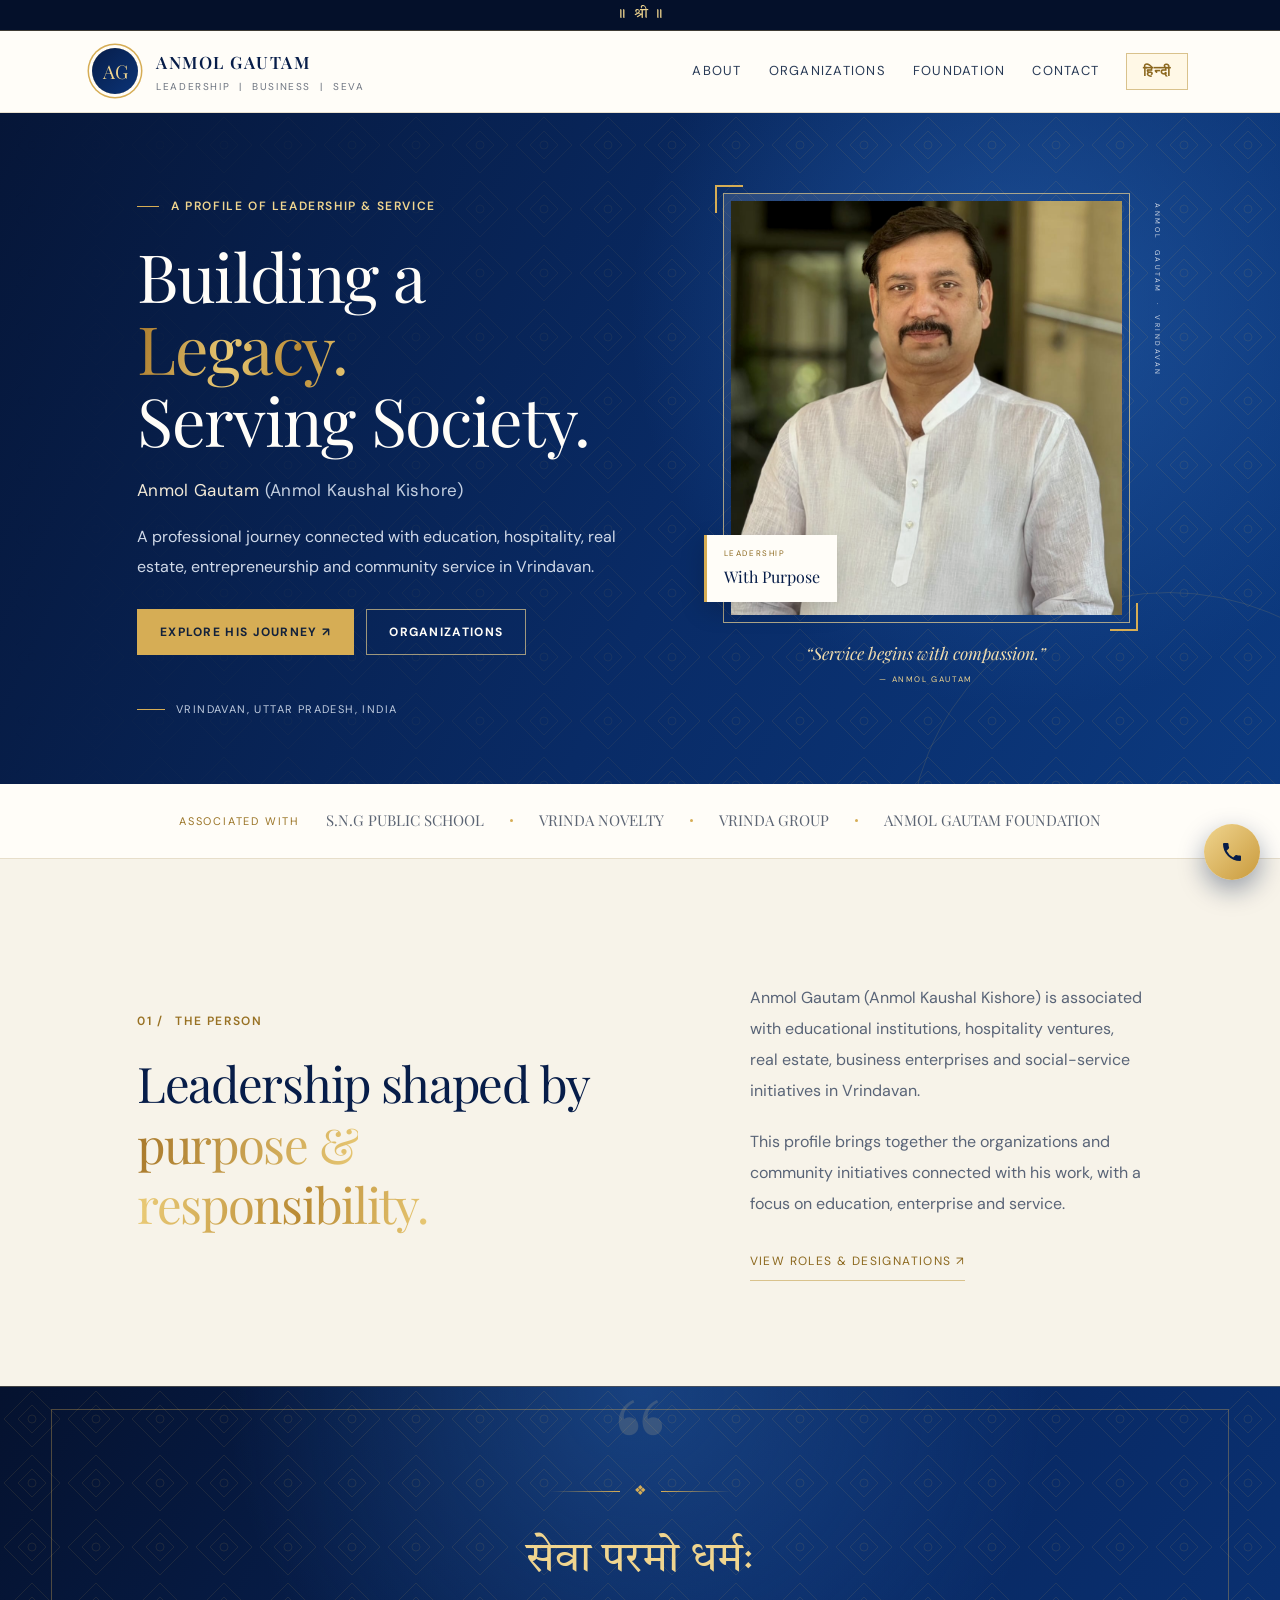
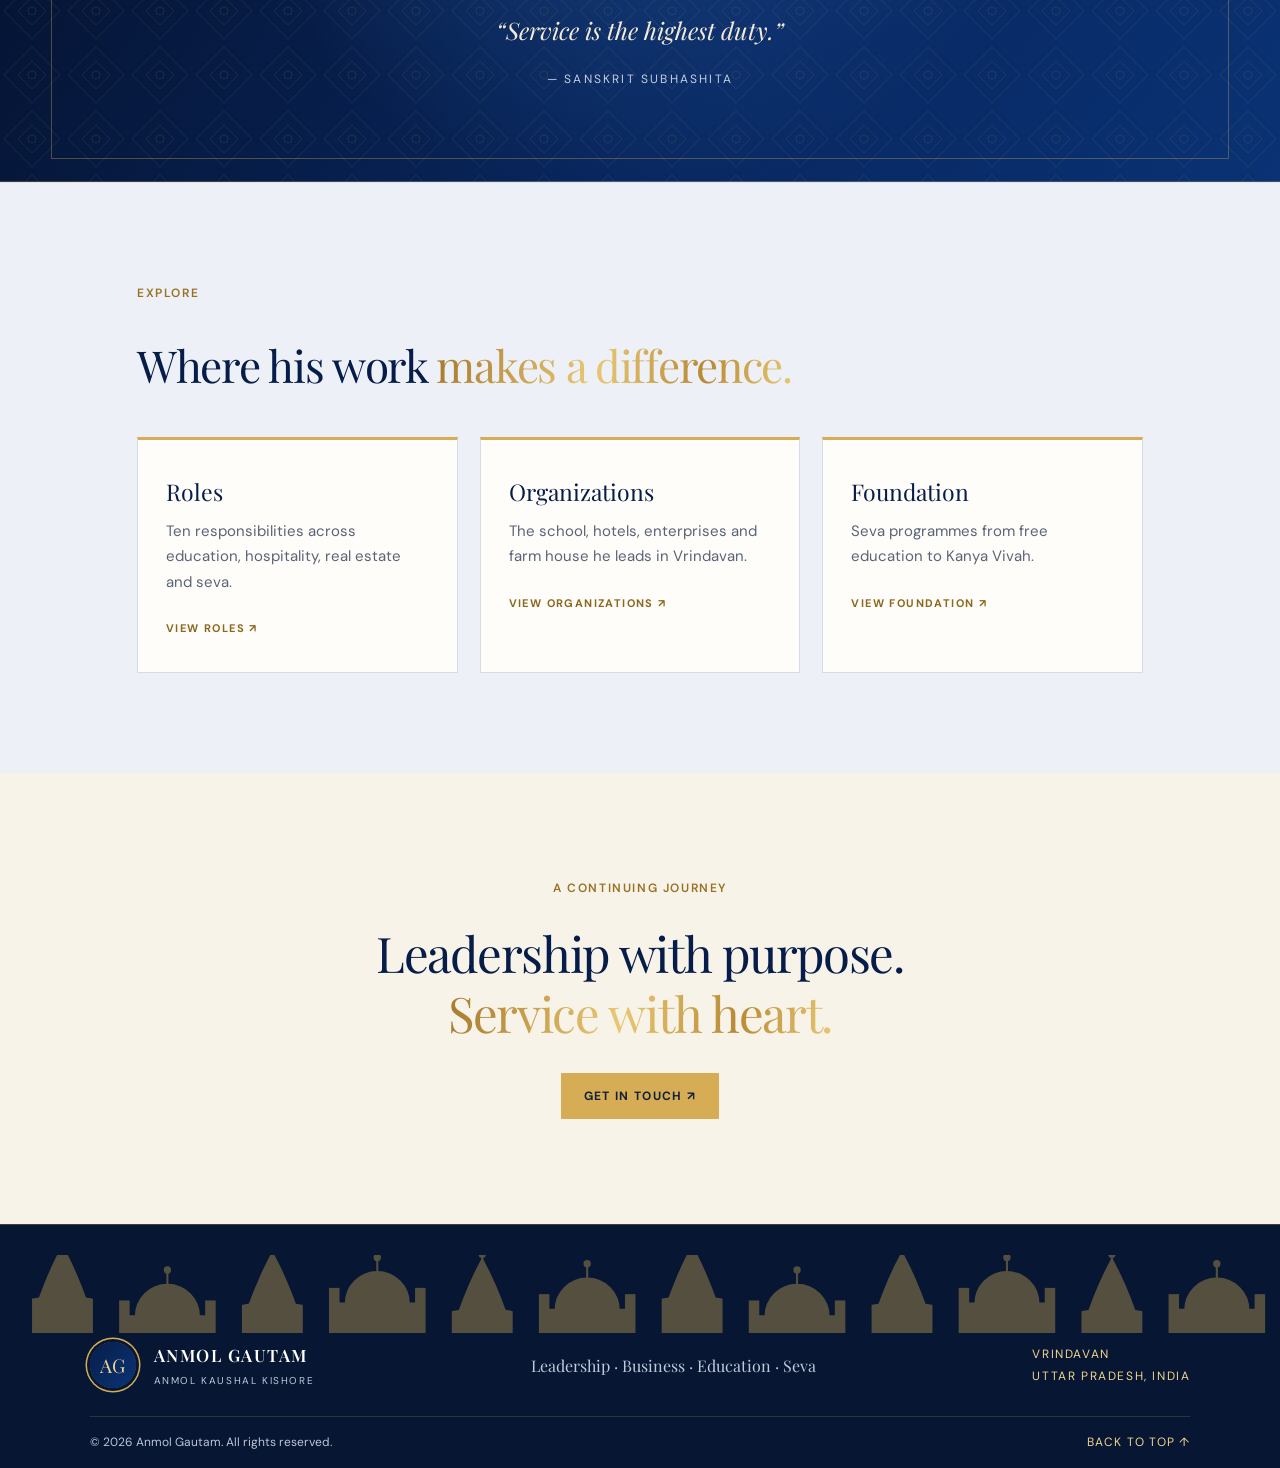
<file: index.html>
<!DOCTYPE html>
<html lang="en">
<head>
  <meta charset="UTF-8">
  <meta name="viewport" content="width=device-width, initial-scale=1.0">
  <meta name="description" content="The official profile of Anmol Gautam (Anmol Kaushal Kishore), associated with education, hospitality, real estate, entrepreneurship and social service in Vrindavan.">
  <meta name="theme-color" content="#071d49">
  <link rel="icon" href="data:image/svg+xml,%3Csvg%20xmlns='http://www.w3.org/2000/svg'%20viewBox='0%200%2064%2064'%3E%3Ccircle%20cx='32'%20cy='32'%20r='29'%20fill='%23071d49'%20stroke='%23d6ad55'%20stroke-width='4'/%3E%3Ctext%20x='32'%20y='41'%20font-size='25'%20text-anchor='middle'%20fill='%23f0d58f'%20font-family='Georgia%2Cserif'%3EAG%3C/text%3E%3C/svg%3E">
  <meta property="og:type" content="website">
  <meta property="og:title" content="Leadership, Business & Seva | Anmol Gautam">
  <meta property="og:description" content="The official profile of Anmol Gautam (Anmol Kaushal Kishore), associated with education, hospitality, real estate, entrepreneurship and social service in Vrindavan.">
  <meta property="og:image" content="images/anmol-gautam.jpeg">
  <title>Leadership, Business & Seva | Anmol Gautam</title>
  <link rel="preconnect" href="https://fonts.googleapis.com">
  <link rel="preconnect" href="https://fonts.gstatic.com" crossorigin>
  <link href="https://fonts.googleapis.com/css2?family=Tiro+Devanagari+Hindi:ital@0;1&family=Noto+Sans+Devanagari:wght@400;500;600;700&family=DM+Sans:wght@400;500;600;700&family=Playfair+Display:wght@400;500;600&display=swap" rel="stylesheet">
  <link rel="stylesheet" href="style.css">
</head>
<body id="top">
  <main>
<section class="hero" id="home">
      <div class="hero-copy">
        <p class="eyebrow"><span></span><span data-en="A PROFILE OF LEADERSHIP & SERVICE" data-hi="नेतृत्व और सेवा का परिचय">A PROFILE OF LEADERSHIP & SERVICE</span></p>
        <h1><span data-en="Building a" data-hi="एक विरासत">Building a</span><br><em data-en="Legacy." data-hi="का निर्माण।">Legacy.</em><br><span data-en="Serving Society." data-hi="समाज की सेवा।">Serving Society.</span></h1>
        <p class="person-name">Anmol Gautam <span>(Anmol Kaushal Kishore)</span></p>
        <p class="hero-description" data-en="A professional journey connected with education, hospitality, real estate, entrepreneurship and community service in Vrindavan." data-hi="वृंदावन में शिक्षा, आतिथ्य, रियल एस्टेट, उद्यमिता और समाज सेवा से जुड़ी एक व्यावसायिक यात्रा।">A professional journey connected with education, hospitality, real estate, entrepreneurship and community service in Vrindavan.</p>
        <div class="hero-actions">
          <a class="button button-gold" href="about.html" data-en="EXPLORE HIS JOURNEY ↗" data-hi="उनकी यात्रा जानें ↗">EXPLORE HIS JOURNEY ↗</a>
          <a class="button button-outline" href="organizations.html" data-en="ORGANIZATIONS" data-hi="संस्थाएँ">ORGANIZATIONS</a>
        </div>
        <div class="hero-caption"><span class="caption-line"></span><span data-en="Vrindavan, Uttar Pradesh, India" data-hi="वृंदावन, उत्तर प्रदेश, भारत">Vrindavan, Uttar Pradesh, India</span></div>
      </div>
      <div class="hero-portrait-wrap">
        <div class="portrait-frame">
          <img src="./anmol-gautam.jpeg" alt="Portrait of Anmol Gautam" class="hero-portrait">
          <div class="portrait-label"><span data-en="LEADERSHIP" data-hi="नेतृत्व">LEADERSHIP</span><strong data-en="With Purpose" data-hi="उद्देश्य के साथ">With Purpose</strong></div>
        </div>
        <div class="portrait-note">“<span data-en="Service begins with compassion." data-hi="सेवा की शुरुआत करुणा से होती है।">Service begins with compassion.</span>”<small>— ANMOL GAUTAM</small></div>
        <div class="vertical-word">ANMOL&nbsp; GAUTAM&nbsp; · &nbsp;VRINDAVAN</div>
      </div>
    </section>
<div class="organization-strip">
      <span class="strip-label" data-en="ASSOCIATED WITH" data-hi="संबद्ध संस्थाएँ">ASSOCIATED WITH</span>
      <span>S.N.G PUBLIC SCHOOL</span><i></i><span>VRINDA NOVELTY</span><i></i><span>VRINDA GROUP</span><i></i><span>ANMOL GAUTAM FOUNDATION</span>
    </div>
<section class="section about-section" id="about">
      <div class="section-heading">
        <p class="eyebrow">01 / <span data-en="THE PERSON" data-hi="व्यक्तित्व">THE PERSON</span></p>
        <h2 data-en="Leadership shaped by<br><em>purpose & responsibility.</em>" data-hi="उद्देश्य और जिम्मेदारी से<br><em>प्रेरित नेतृत्व।</em>">Leadership shaped by<br><em>purpose & responsibility.</em></h2>
      </div>
      <div class="about-copy">
        <p data-en="Anmol Gautam (Anmol Kaushal Kishore) is associated with educational institutions, hospitality ventures, real estate, business enterprises and social-service initiatives in Vrindavan." data-hi="अनमोल गौतम (अनमोल कौशल किशोर) वृंदावन में शैक्षणिक संस्थानों, आतिथ्य व्यवसाय, रियल एस्टेट, व्यावसायिक उद्यमों और समाज सेवा की पहलों से जुड़े हैं।">Anmol Gautam (Anmol Kaushal Kishore) is associated with educational institutions, hospitality ventures, real estate, business enterprises and social-service initiatives in Vrindavan.</p>
        <p data-en="This profile brings together the organizations and community initiatives connected with his work, with a focus on education, enterprise and service." data-hi="यह परिचय उनके कार्य से जुड़ी संस्थाओं और सामाजिक पहलों को एक साथ प्रस्तुत करता है, जिनमें शिक्षा, उद्यम और सेवा पर विशेष ध्यान है।">This profile brings together the organizations and community initiatives connected with his work, with a focus on education, enterprise and service.</p>
        <a class="text-link" href="about.html#roles" data-en="VIEW ROLES & DESIGNATIONS ↗" data-hi="पद और जिम्मेदारियाँ देखें ↗">VIEW ROLES & DESIGNATIONS ↗</a>
      </div>
    </section>
<section class="royal-quote"><div class="rq-orn">❖</div><p class="rq-sa">सेवा परमो धर्मः</p><p class="rq-text" data-en="“Service is the highest duty.”" data-hi="“सेवा सबसे बड़ा धर्म है।”">“Service is the highest duty.”</p><p class="rq-src" data-en="— Sanskrit Subhashita" data-hi="— सूक्ति">— Sanskrit Subhashita</p></section>
<section class="explore-section"><p class="eyebrow" style="color:#987123" data-en="EXPLORE" data-hi="और जानें">EXPLORE</p><h2 style="font-size:clamp(30px,3.6vw,44px);color:var(--navy);margin:0" data-en="Where his work <em>makes a difference.</em>" data-hi="जहाँ उनका कार्य <em>बदलाव लाता है।</em>">Where his work <em>makes a difference.</em></h2><div class="explore-grid">
<a class="explore-card" href="about.html#roles"><h3 data-en="Roles" data-hi="पद">Roles</h3><p data-en="Ten responsibilities across education, hospitality, real estate and seva." data-hi="शिक्षा, आतिथ्य, रियल एस्टेट और सेवा में दस जिम्मेदारियाँ।">Ten responsibilities across education, hospitality, real estate and seva.</p><span data-en="VIEW ROLES ↗" data-hi="पद देखें ↗">VIEW ROLES ↗</span></a>
<a class="explore-card" href="organizations.html"><h3 data-en="Organizations" data-hi="संस्थाएँ">Organizations</h3><p data-en="The school, hotels, enterprises and farm house he leads in Vrindavan." data-hi="वृंदावन में उनके द्वारा संचालित विद्यालय, होटल, उद्यम और फार्म हाउस।">The school, hotels, enterprises and farm house he leads in Vrindavan.</p><span data-en="VIEW ORGANIZATIONS ↗" data-hi="संस्थाएँ देखें ↗">VIEW ORGANIZATIONS ↗</span></a>
<a class="explore-card" href="foundation.html"><h3 data-en="Foundation" data-hi="फाउंडेशन">Foundation</h3><p data-en="Seva programmes from free education to Kanya Vivah." data-hi="निःशुल्क शिक्षा से कन्या विवाह तक सेवा कार्यक्रम।">Seva programmes from free education to Kanya Vivah.</p><span data-en="VIEW FOUNDATION ↗" data-hi="फाउंडेशन देखें ↗">VIEW FOUNDATION ↗</span></a>
</div></section>
<section class="closing-section">
      <p class="eyebrow" data-en="A CONTINUING JOURNEY" data-hi="एक निरंतर यात्रा">A CONTINUING JOURNEY</p>
      <h2 data-en="Leadership with purpose.<br><em>Service with heart.</em>" data-hi="उद्देश्य के साथ नेतृत्व।<br><em>दिल से सेवा।</em>">Leadership with purpose.<br><em>Service with heart.</em></h2>
      <a class="button button-gold" href="contact.html" data-en="GET IN TOUCH ↗" data-hi="संपर्क करें ↗">GET IN TOUCH ↗</a>
    </section>
  </main>
  <script src="script.js"></script>
</body>
</html>
</file>
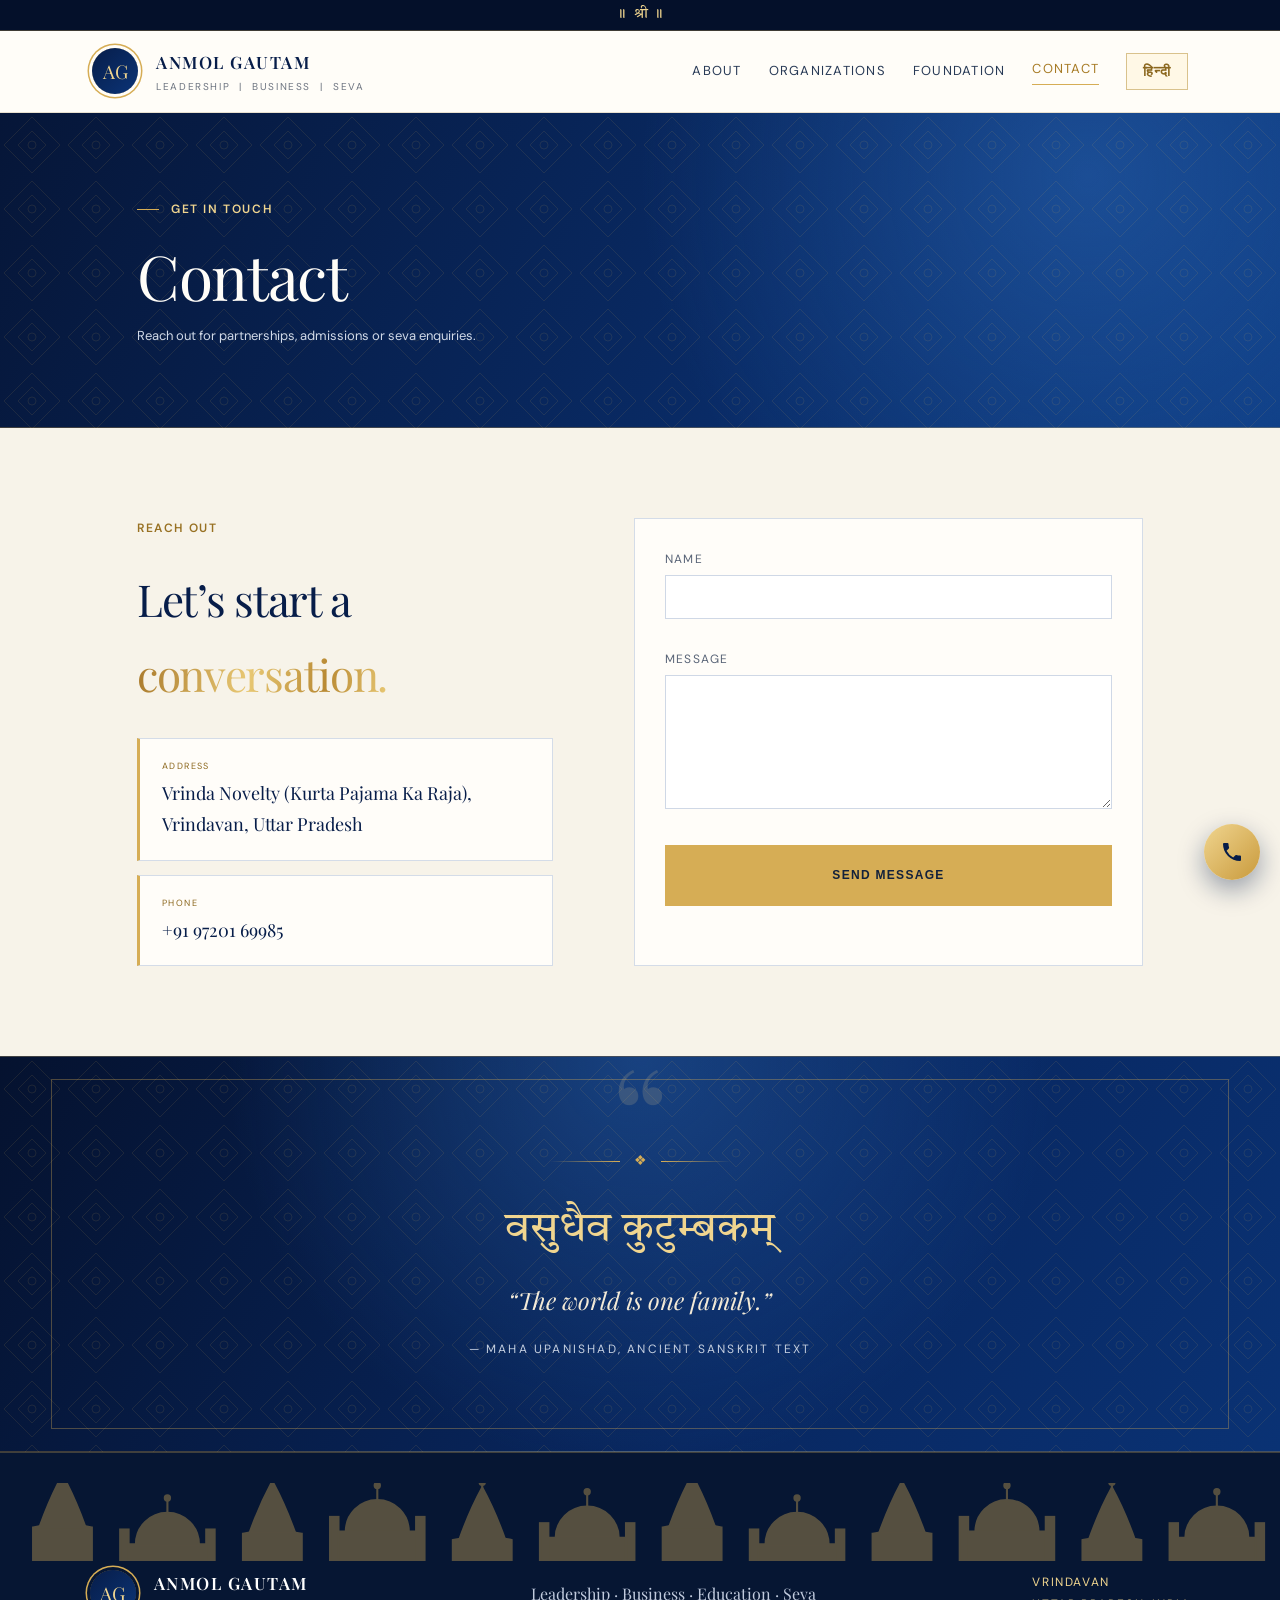
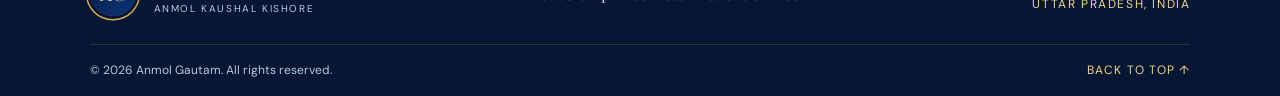
<file: contact.html>
<!DOCTYPE html>
<html lang="en">
<head>
  <meta charset="UTF-8">
  <meta name="viewport" content="width=device-width, initial-scale=1.0">
  <meta name="description" content="Contact Anmol Gautam, Vrindavan.">
  <meta name="theme-color" content="#071d49">
  <link rel="icon" href="data:image/svg+xml,%3Csvg%20xmlns='http://www.w3.org/2000/svg'%20viewBox='0%200%2064%2064'%3E%3Ccircle%20cx='32'%20cy='32'%20r='29'%20fill='%23071d49'%20stroke='%23d6ad55'%20stroke-width='4'/%3E%3Ctext%20x='32'%20y='41'%20font-size='25'%20text-anchor='middle'%20fill='%23f0d58f'%20font-family='Georgia%2Cserif'%3EAG%3C/text%3E%3C/svg%3E">
  <meta property="og:type" content="website">
  <meta property="og:title" content="Contact | Anmol Gautam">
  <meta property="og:description" content="Contact Anmol Gautam, Vrindavan.">
  <meta property="og:image" content="images/anmol-gautam.jpeg">
  <title>Contact | Anmol Gautam</title>
  <link rel="preconnect" href="https://fonts.googleapis.com">
  <link rel="preconnect" href="https://fonts.gstatic.com" crossorigin>
  <link href="https://fonts.googleapis.com/css2?family=Tiro+Devanagari+Hindi:ital@0;1&family=Noto+Sans+Devanagari:wght@400;500;600;700&family=DM+Sans:wght@400;500;600;700&family=Playfair+Display:wght@400;500;600&display=swap" rel="stylesheet">
  <link rel="stylesheet" href="style.css">
</head>
<body id="top">
  <main>
<section class="page-hero"><p class="eyebrow"><span></span><span data-en="GET IN TOUCH" data-hi="संपर्क करें">GET IN TOUCH</span></p><h1 data-en="Contact" data-hi="संपर्क">Contact</h1><p data-en="Reach out for partnerships, admissions or seva enquiries." data-hi="साझेदारी, प्रवेश या सेवा संबंधी पूछताछ के लिए संपर्क करें।">Reach out for partnerships, admissions or seva enquiries.</p></section>
<section class="contact-section"><div><p class="eyebrow" style="color:#987123" data-en="REACH OUT" data-hi="संपर्क करें">REACH OUT</p><h2 style="font-size:clamp(30px,3.6vw,44px);color:var(--navy);margin-bottom:26px" data-en="Let’s start a <em>conversation.</em>" data-hi="आइए <em>बात करें।</em>">Let’s start a <em>conversation.</em></h2><div class="contact-cards" id="contactCards"></div></div>
<form class="contact-form" id="contactForm"><label><span data-en="NAME" data-hi="नाम">NAME</span><input name="name" required autocomplete="name"></label><label><span data-en="MESSAGE" data-hi="संदेश">MESSAGE</span><textarea name="message" rows="6" required></textarea></label><button class="button button-gold" type="submit" data-en="SEND MESSAGE" data-hi="संदेश भेजें">SEND MESSAGE</button><p class="form-note" id="formNote"></p></form></section>

<section class="royal-quote"><div class="rq-orn">❖</div><p class="rq-sa">वसुधैव कुटुम्बकम्</p><p class="rq-text" data-en="“The world is one family.”" data-hi="“सारा संसार एक परिवार है।”">“The world is one family.”</p><p class="rq-src" data-en="— Maha Upanishad, ancient Sanskrit text" data-hi="— महोपनिषद्, प्राचीन संस्कृत ग्रंथ">— Maha Upanishad, ancient Sanskrit text</p></section>
  </main>
  <script src="script.js"></script>
</body>
</html>
</file>
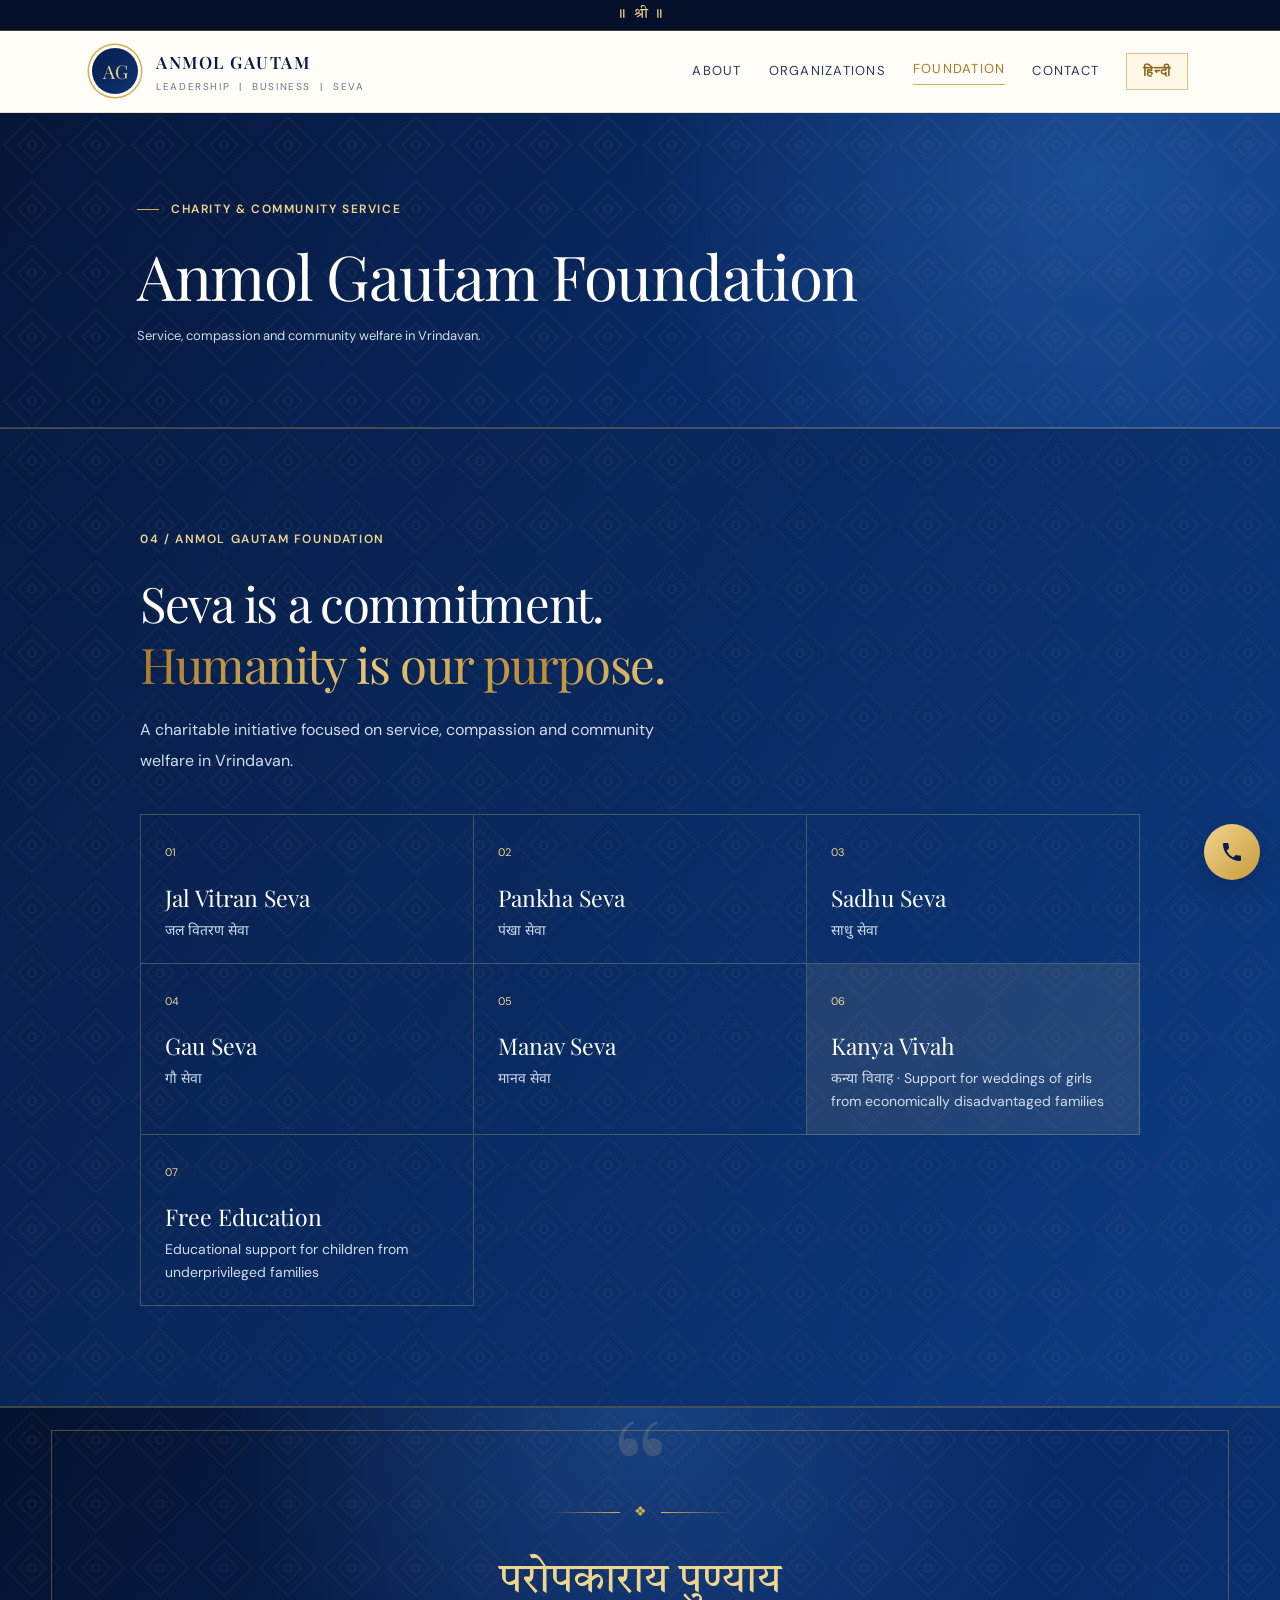
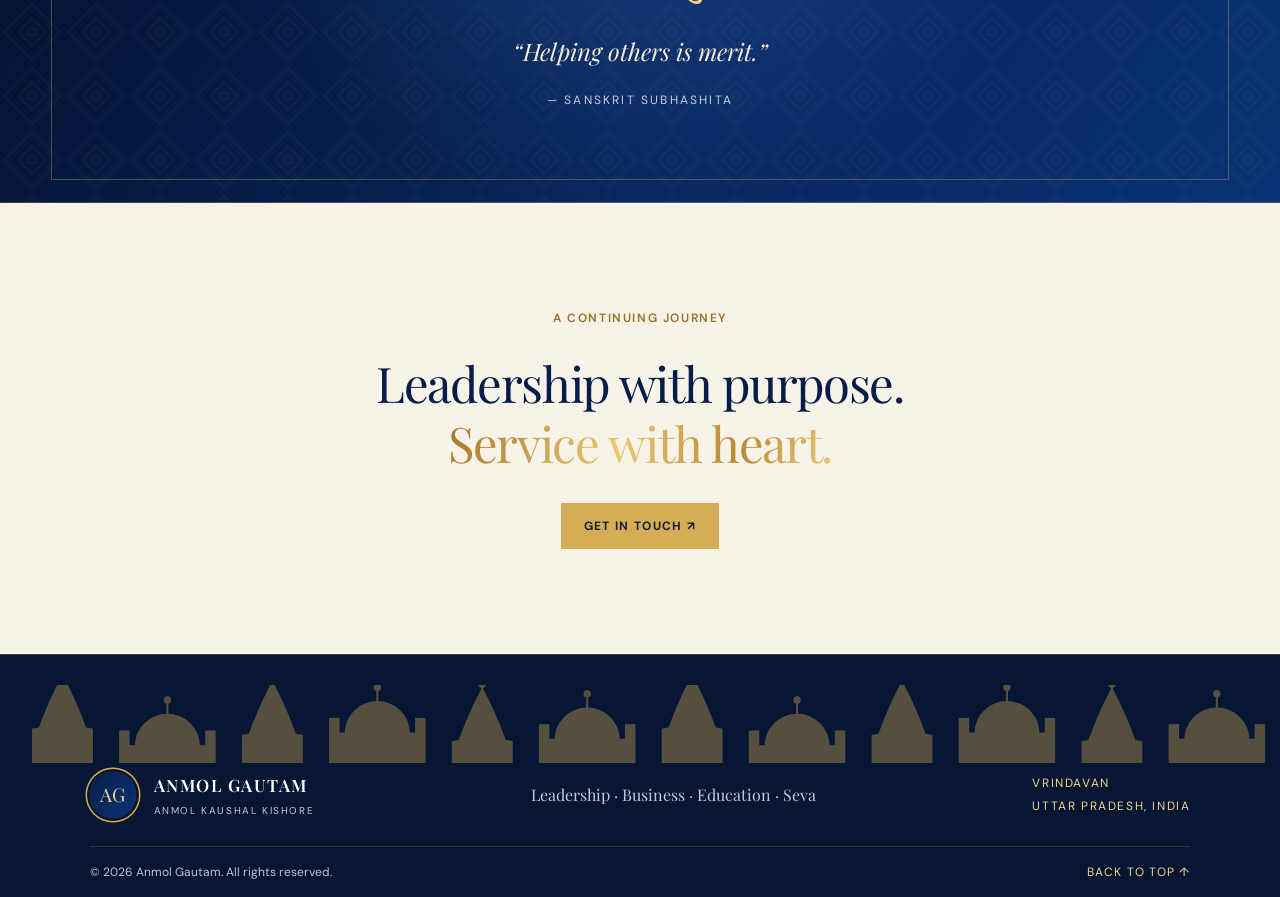
<file: foundation.html>
<!DOCTYPE html>
<html lang="en">
<head>
  <meta charset="UTF-8">
  <meta name="viewport" content="width=device-width, initial-scale=1.0">
  <meta name="description" content="Seva programmes of the Anmol Gautam Foundation in Vrindavan.">
  <meta name="theme-color" content="#071d49">
  <link rel="icon" href="data:image/svg+xml,%3Csvg%20xmlns='http://www.w3.org/2000/svg'%20viewBox='0%200%2064%2064'%3E%3Ccircle%20cx='32'%20cy='32'%20r='29'%20fill='%23071d49'%20stroke='%23d6ad55'%20stroke-width='4'/%3E%3Ctext%20x='32'%20y='41'%20font-size='25'%20text-anchor='middle'%20fill='%23f0d58f'%20font-family='Georgia%2Cserif'%3EAG%3C/text%3E%3C/svg%3E">
  <meta property="og:type" content="website">
  <meta property="og:title" content="Anmol Gautam Foundation | Anmol Gautam">
  <meta property="og:description" content="Seva programmes of the Anmol Gautam Foundation in Vrindavan.">
  <meta property="og:image" content="images/anmol-gautam.jpeg">
  <title>Anmol Gautam Foundation | Anmol Gautam</title>
  <link rel="preconnect" href="https://fonts.googleapis.com">
  <link rel="preconnect" href="https://fonts.gstatic.com" crossorigin>
  <link href="https://fonts.googleapis.com/css2?family=Tiro+Devanagari+Hindi:ital@0;1&family=Noto+Sans+Devanagari:wght@400;500;600;700&family=DM+Sans:wght@400;500;600;700&family=Playfair+Display:wght@400;500;600&display=swap" rel="stylesheet">
  <link rel="stylesheet" href="style.css">
</head>
<body id="top">
  <main>
<section class="page-hero"><p class="eyebrow"><span></span><span data-en="CHARITY & COMMUNITY SERVICE" data-hi="दान और समाज सेवा">CHARITY & COMMUNITY SERVICE</span></p><h1 data-en="Anmol Gautam Foundation" data-hi="अनमोल गौतम फाउंडेशन">Anmol Gautam Foundation</h1><p data-en="Service, compassion and community welfare in Vrindavan." data-hi="वृंदावन में सेवा, करुणा और सामुदायिक कल्याण।">Service, compassion and community welfare in Vrindavan.</p></section>
<section class="foundation-section" id="foundation">
      <div class="foundation-content">
        <p class="eyebrow">04 / ANMOL GAUTAM FOUNDATION</p>
        <h2 data-en="Seva is a commitment.<br><em>Humanity is our purpose.</em>" data-hi="सेवा हमारा संकल्प है।<br><em>मानवता हमारा उद्देश्य।</em>">Seva is a commitment.<br><em>Humanity is our purpose.</em></h2>
        <p class="foundation-intro" data-en="A charitable initiative focused on service, compassion and community welfare in Vrindavan." data-hi="वृंदावन में सेवा, करुणा और सामुदायिक कल्याण पर केंद्रित एक सामाजिक पहल।">A charitable initiative focused on service, compassion and community welfare in Vrindavan.</p>
        <div class="seva-grid">
          <div><span>01</span><h3>Jal Vitran Seva</h3><p>जल वितरण सेवा</p></div>
          <div><span>02</span><h3>Pankha Seva</h3><p>पंखा सेवा</p></div>
          <div><span>03</span><h3>Sadhu Seva</h3><p>साधु सेवा</p></div>
          <div><span>04</span><h3>Gau Seva</h3><p>गौ सेवा</p></div>
          <div><span>05</span><h3>Manav Seva</h3><p>मानव सेवा</p></div>
          <div class="featured-seva"><span>06</span><h3>Kanya Vivah</h3><p>कन्या विवाह · <span data-en="Support for weddings of girls from economically disadvantaged families" data-hi="आर्थिक रूप से कमजोर परिवारों की बेटियों के विवाह में सहयोग">Support for weddings of girls from economically disadvantaged families</span></p></div>
          <div><span>07</span><h3 data-en="Free Education" data-hi="निःशुल्क शिक्षा">Free Education</h3><p data-en="Educational support for children from underprivileged families" data-hi="आर्थिक रूप से कमजोर परिवारों के बच्चों को शिक्षा में सहयोग">Educational support for children from underprivileged families</p></div>
        </div>
        </div>
    </section>
<section class="royal-quote"><div class="rq-orn">❖</div><p class="rq-sa">परोपकाराय पुण्याय</p><p class="rq-text" data-en="“Helping others is merit.”" data-hi="“परोपकार ही पुण्य है।”">“Helping others is merit.”</p><p class="rq-src" data-en="— Sanskrit Subhashita" data-hi="— सूक्ति">— Sanskrit Subhashita</p></section>
<section class="closing-section">
      <p class="eyebrow" data-en="A CONTINUING JOURNEY" data-hi="एक निरंतर यात्रा">A CONTINUING JOURNEY</p>
      <h2 data-en="Leadership with purpose.<br><em>Service with heart.</em>" data-hi="उद्देश्य के साथ नेतृत्व।<br><em>दिल से सेवा।</em>">Leadership with purpose.<br><em>Service with heart.</em></h2>
      <a class="button button-gold" href="contact.html" data-en="GET IN TOUCH ↗" data-hi="संपर्क करें ↗">GET IN TOUCH ↗</a>
    </section>
  </main>
  <script src="script.js"></script>
</body>
</html>
</file>
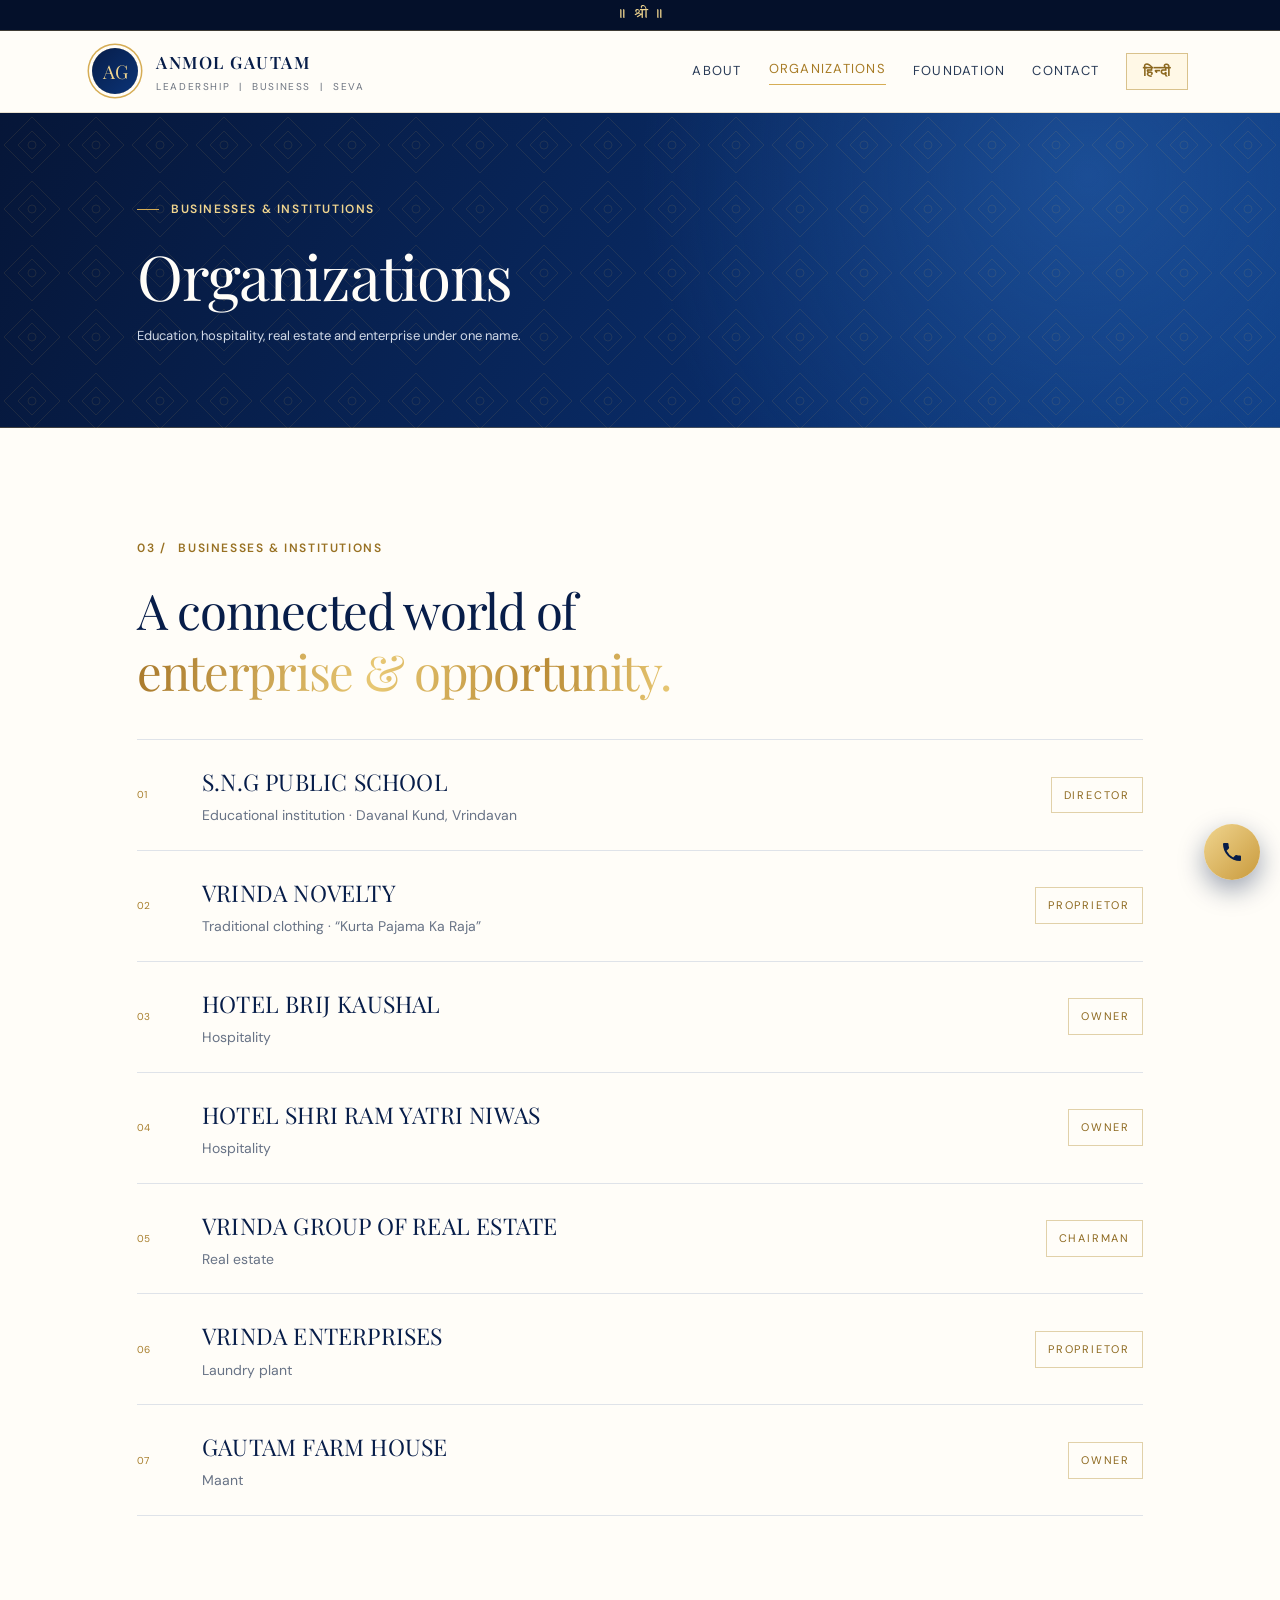
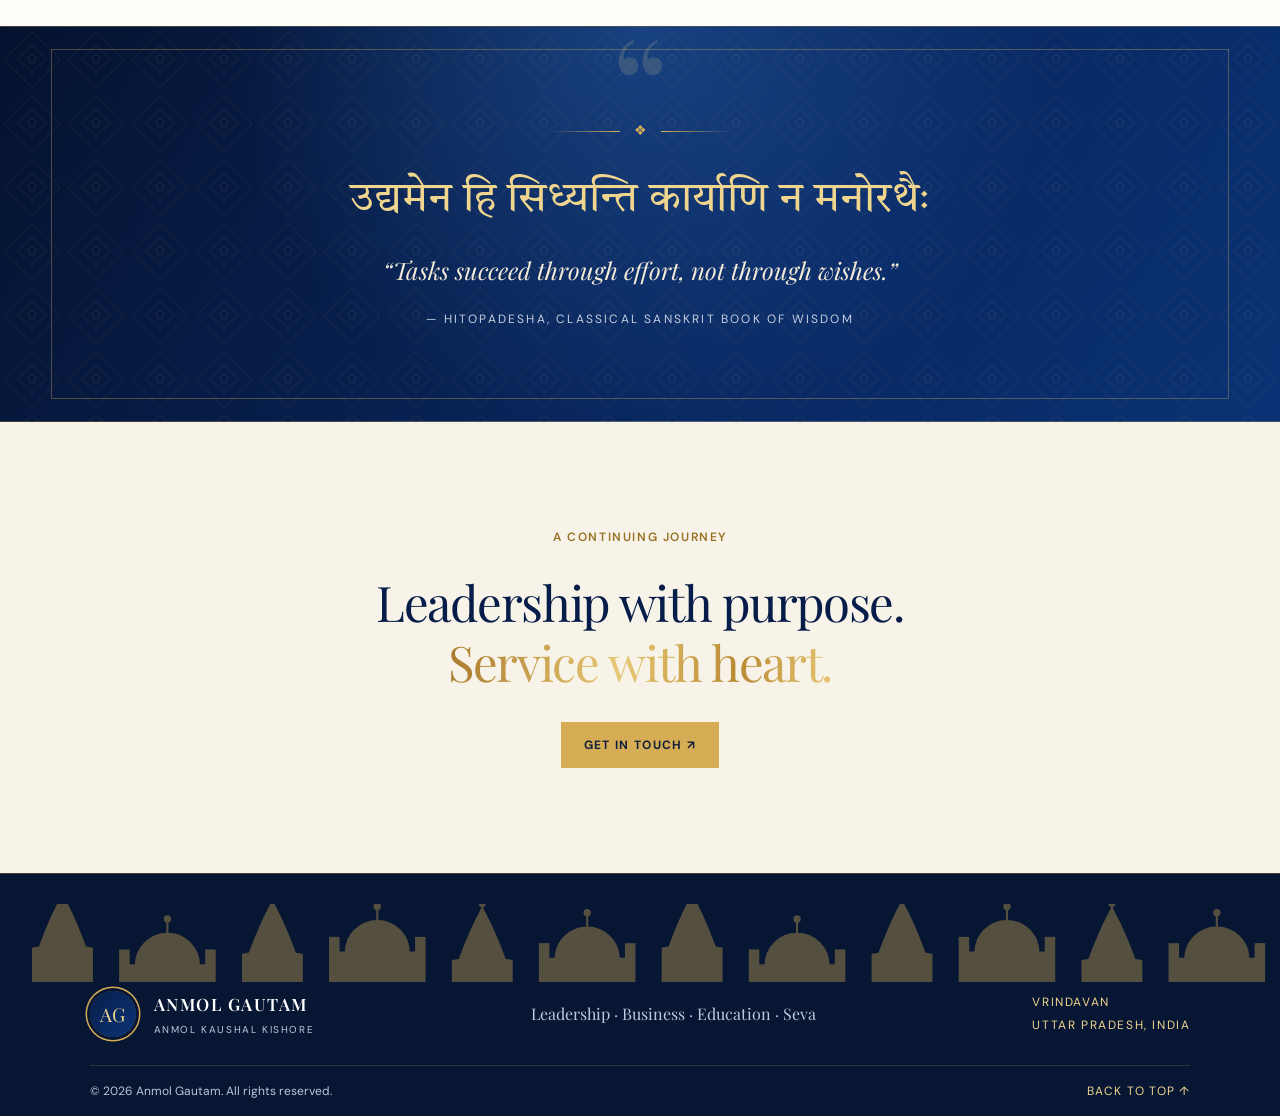
<file: organizations.html>
<!DOCTYPE html>
<html lang="en">
<head>
  <meta charset="UTF-8">
  <meta name="viewport" content="width=device-width, initial-scale=1.0">
  <meta name="description" content="Businesses and institutions led by Anmol Gautam in Vrindavan.">
  <meta name="theme-color" content="#071d49">
  <link rel="icon" href="data:image/svg+xml,%3Csvg%20xmlns='http://www.w3.org/2000/svg'%20viewBox='0%200%2064%2064'%3E%3Ccircle%20cx='32'%20cy='32'%20r='29'%20fill='%23071d49'%20stroke='%23d6ad55'%20stroke-width='4'/%3E%3Ctext%20x='32'%20y='41'%20font-size='25'%20text-anchor='middle'%20fill='%23f0d58f'%20font-family='Georgia%2Cserif'%3EAG%3C/text%3E%3C/svg%3E">
  <meta property="og:type" content="website">
  <meta property="og:title" content="Organizations | Anmol Gautam">
  <meta property="og:description" content="Businesses and institutions led by Anmol Gautam in Vrindavan.">
  <meta property="og:image" content="images/anmol-gautam.jpeg">
  <title>Organizations | Anmol Gautam</title>
  <link rel="preconnect" href="https://fonts.googleapis.com">
  <link rel="preconnect" href="https://fonts.gstatic.com" crossorigin>
  <link href="https://fonts.googleapis.com/css2?family=Tiro+Devanagari+Hindi:ital@0;1&family=Noto+Sans+Devanagari:wght@400;500;600;700&family=DM+Sans:wght@400;500;600;700&family=Playfair+Display:wght@400;500;600&display=swap" rel="stylesheet">
  <link rel="stylesheet" href="style.css">
</head>
<body id="top">
  <main>
<section class="page-hero"><p class="eyebrow"><span></span><span data-en="BUSINESSES & INSTITUTIONS" data-hi="व्यवसाय और संस्थाएँ">BUSINESSES & INSTITUTIONS</span></p><h1 data-en="Organizations" data-hi="संस्थाएँ">Organizations</h1><p data-en="Education, hospitality, real estate and enterprise under one name." data-hi="एक नाम के अंतर्गत शिक्षा, आतिथ्य, रियल एस्टेट और उद्यम।">Education, hospitality, real estate and enterprise under one name.</p></section>
<section class="section ventures-section" id="ventures">
      <div class="section-heading">
        <p class="eyebrow">03 / <span data-en="BUSINESSES & INSTITUTIONS" data-hi="व्यवसाय और संस्थाएँ">BUSINESSES & INSTITUTIONS</span></p>
        <h2 data-en="A connected world of<br><em>enterprise & opportunity.</em>" data-hi="व्यवसाय और अवसरों की<br><em>एक जुड़ी हुई दुनिया।</em>">A connected world of<br><em>enterprise & opportunity.</em></h2>
      </div>
      <div class="venture-list">
        <article class="venture-row"><span class="venture-index">01</span><div><h3>S.N.G PUBLIC SCHOOL</h3><p data-en="Educational institution · Davanal Kund, Vrindavan" data-hi="शैक्षणिक संस्थान · दावानल कुंड, वृंदावन">Educational institution · Davanal Kund, Vrindavan</p></div><span class="venture-role">DIRECTOR</span></article>
        <article class="venture-row"><span class="venture-index">02</span><div><h3>VRINDA NOVELTY</h3><p data-en="Traditional clothing · “Kurta Pajama Ka Raja”" data-hi="पारंपरिक वस्त्र · “कुर्ता पायजामा का राजा”">Traditional clothing · “Kurta Pajama Ka Raja”</p></div><span class="venture-role">PROPRIETOR</span></article>
        <article class="venture-row"><span class="venture-index">03</span><div><h3>HOTEL BRIJ KAUSHAL</h3><p data-en="Hospitality" data-hi="आतिथ्य सेवा">Hospitality</p></div><span class="venture-role">OWNER</span></article>
        <article class="venture-row"><span class="venture-index">04</span><div><h3>HOTEL SHRI RAM YATRI NIWAS</h3><p data-en="Hospitality" data-hi="आतिथ्य सेवा">Hospitality</p></div><span class="venture-role">OWNER</span></article>
        <article class="venture-row"><span class="venture-index">05</span><div><h3>VRINDA GROUP OF REAL ESTATE</h3><p data-en="Real estate" data-hi="रियल एस्टेट">Real estate</p></div><span class="venture-role">CHAIRMAN</span></article>
        <article class="venture-row"><span class="venture-index">06</span><div><h3>VRINDA ENTERPRISES</h3><p data-en="Laundry plant" data-hi="लॉन्ड्री प्लांट">Laundry plant</p></div><span class="venture-role">PROPRIETOR</span></article>
        <article class="venture-row"><span class="venture-index">07</span><div><h3>GAUTAM FARM HOUSE</h3><p>Maant</p></div><span class="venture-role">OWNER</span></article>
      </div>
    </section>
<section class="royal-quote"><div class="rq-orn">❖</div><p class="rq-sa">उद्यमेन हि सिध्यन्ति कार्याणि न मनोरथैः</p><p class="rq-text" data-en="“Tasks succeed through effort, not through wishes.”" data-hi="“कार्य परिश्रम से सिद्ध होते हैं, केवल इच्छा से नहीं।”">“Tasks succeed through effort, not through wishes.”</p><p class="rq-src" data-en="— Hitopadesha, classical Sanskrit book of wisdom" data-hi="— हितोपदेश, संस्कृत का प्राचीन नीति-ग्रंथ">— Hitopadesha, classical Sanskrit book of wisdom</p></section>
<section class="closing-section">
      <p class="eyebrow" data-en="A CONTINUING JOURNEY" data-hi="एक निरंतर यात्रा">A CONTINUING JOURNEY</p>
      <h2 data-en="Leadership with purpose.<br><em>Service with heart.</em>" data-hi="उद्देश्य के साथ नेतृत्व।<br><em>दिल से सेवा।</em>">Leadership with purpose.<br><em>Service with heart.</em></h2>
      <a class="button button-gold" href="contact.html" data-en="GET IN TOUCH ↗" data-hi="संपर्क करें ↗">GET IN TOUCH ↗</a>
    </section>
  </main>
  <script src="script.js"></script>
</body>
</html>
</file>
<file: style.css>
*{box-sizing:border-box}
:root{--navy:#071d49;--blue:#0b3477;--blue-mid:#124b9b;--blue-light:#1a5bb3;--gold:#d6ad55;--gold-light:#f0d58f;--ink:#14213a;--paper:#f7f3e9;--white:#fffdf8;--muted:#b7c2d5;--line:rgba(214,173,85,.28);--serif:"Playfair Display",Georgia,serif;--sans:"DM Sans",Arial,sans-serif}
html{scroll-behavior:smooth;scroll-padding-top:90px}
body{margin:0;background:var(--paper);color:var(--ink);font-family:var(--sans);font-size:14px;line-height:1.7}
a{color:inherit;text-decoration:none}
.site-header{height:82px;padding:0 7.2%;display:flex;align-items:center;justify-content:space-between;border-bottom:1px solid #e9e1d0;position:sticky;top:0;background:rgba(255,253,248,.97);backdrop-filter:blur(16px);z-index:20}
.brand{display:flex;align-items:center;gap:13px;min-width:max-content}
.brand-mark{font-family:var(--serif);font-size:33px;color:var(--blue);letter-spacing:-5px;padding-right:9px;border-right:1px solid var(--gold);line-height:1}
.brand-copy{display:flex;flex-direction:column;gap:2px}
.brand-copy strong{font-family:var(--serif);font-size:17px;font-weight:600;letter-spacing:1.5px;color:var(--navy)}
.brand-copy small{font-size:8px;letter-spacing:1.6px;color:#6d7480}
.navigation{display:flex;align-items:center;gap:27px}
.navigation>a,.language-switch{font-size:10px;letter-spacing:1.25px;text-transform:uppercase;color:#283a56;transition:color .2s}
.navigation>a:hover,.language-switch:hover{color:#a77b25}
.language-switch{border:1px solid #d9c28c;padding:8px 12px;background:transparent;color:#8b671e;cursor:pointer}
.menu-toggle{display:none;background:none;color:var(--blue);border:1px solid #d9c28c;padding:7px 10px}
.hero{min-height:560px;padding:68px 10.7% 65px;display:grid;grid-template-columns:1.1fr .9fr;gap:7%;align-items:center;overflow:hidden;background:radial-gradient(circle at 80% 30%,rgba(44,105,184,.55),transparent 35%),linear-gradient(115deg,#061638 0%,#092b66 55%,#0c3a80 100%);color:var(--white);position:relative}
.hero:before{content:"";position:absolute;width:520px;height:520px;border:1px solid rgba(214,173,85,.15);border-radius:50%;right:-150px;bottom:-330px;pointer-events:none}
.hero-copy{padding:15px 0 0;position:relative;z-index:1}
.eyebrow{font-size:9px;letter-spacing:2.4px;color:var(--gold-light);font-weight:600;margin:0 0 24px;text-transform:uppercase;display:flex;align-items:center;gap:12px}
.eyebrow>span:first-child:empty{display:block;width:22px;height:1px;background:var(--gold)}
h1,h2,h3,p{margin-top:0}
h1,h2{font-family:var(--serif);font-weight:400;letter-spacing:-1.3px}
h1{font-size:clamp(45px,5.2vw,75px);line-height:1.08;margin-bottom:20px}
h1 em,h2 em{font-style:normal;color:var(--gold-light)}
.person-name{font-size:13px;color:#f3ead7;letter-spacing:.35px;margin-bottom:17px}
.person-name span{color:#c4cfe0}
.hero-description{font-size:12px;line-height:1.9;color:#d0d9e8;max-width:440px;margin-bottom:28px}
.hero-actions{display:flex;gap:12px;flex-wrap:wrap}
.button{display:inline-flex;align-items:center;justify-content:center;min-height:40px;padding:0 17px;font-size:9px;font-weight:700;letter-spacing:1.3px;transition:transform .2s,background .2s}
.button:hover{transform:translateY(-2px)}
.button-gold{background:var(--gold);color:#12213b;border:1px solid var(--gold)}
.button-outline{border:1px solid rgba(240,213,143,.65);color:var(--white)}
.button-outline:hover{background:rgba(255,255,255,.07);border-color:var(--gold-light)}
.hero-caption{display:flex;align-items:center;gap:11px;color:#c0ccdf;font-size:9px;letter-spacing:1.4px;text-transform:uppercase;margin-top:45px}
.caption-line{width:28px;height:1px;background:var(--gold)}
.hero-portrait-wrap{position:relative;max-width:420px;justify-self:center;width:100%;padding:0 13px 22px 0;z-index:1}
.portrait-frame{height:430px;border:1px solid rgba(240,213,143,.68);padding:7px;position:relative;background:linear-gradient(135deg,rgba(255,255,255,.13),transparent 50%)}
.hero-portrait{display:block;width:100%;height:100%;object-fit:cover;object-position:center 22%;filter:saturate(.86) contrast(1.02)}
.portrait-label{position:absolute;bottom:20px;left:-20px;background:#fffdf8;color:var(--navy);border-left:3px solid var(--gold);padding:12px 17px;display:flex;flex-direction:column;gap:3px;box-shadow:0 8px 25px rgba(0,0,0,.18)}
.portrait-label span{font-size:8px;letter-spacing:1.6px;color:#8c681e}
.portrait-label strong{font-family:var(--serif);font-size:16px;font-weight:400}
.portrait-note{position:static;right:auto;bottom:auto;max-width:none;margin:17px 0 0;text-align:center;font-family:var(--serif);font-size:14px;font-style:italic;line-height:1.6;color:#f0dcae}
.portrait-note small{display:block;font:8px var(--sans);letter-spacing:1.6px;color:var(--gold-light);margin-top:7px}
.vertical-word{position:absolute;right:-20px;top:10px;writing-mode:vertical-rl;font-size:7px;letter-spacing:2.5px;color:#d1d9e7}
.organization-strip{min-height:75px;padding:20px 7%;border-bottom:1px solid #e7deca;display:flex;justify-content:center;align-items:center;gap:26px;flex-wrap:wrap;background:#fffdf8;color:#5b6473;font-family:var(--serif);font-size:12px}
.strip-label{font:8px var(--sans);letter-spacing:1.8px;color:#9a7426}
.organization-strip i{width:3px;height:3px;background:var(--gold);border-radius:50%}
.section{padding:105px 10.7%}
.about-section{display:grid;grid-template-columns:1fr .8fr;gap:12%;align-items:center;background:var(--paper)}
.section-heading .eyebrow,.section-topline .eyebrow{margin-bottom:22px;color:#987123}
.section-heading h2,.foundation-content h2,.closing-section h2{font-size:clamp(32px,4vw,49px);line-height:1.23;margin-bottom:0;color:var(--navy)}
.section-heading h2 em,.closing-section h2 em{color:#a77d2b}
.about-copy{padding-top:18px;color:#596477;font-size:12px;line-height:2}
.about-copy p{margin-bottom:19px}
.text-link{display:inline-block;margin-top:12px;color:#8c681e;font-size:9px;letter-spacing:1.4px;border-bottom:1px solid #d9c28c;padding-bottom:7px}
.roles-section{background:#edf1f7;border-top:1px solid #dfe5ee;border-bottom:1px solid #dfe5ee}
.section-topline{display:flex;align-items:center;justify-content:space-between;margin-bottom:28px}
.section-topline .eyebrow{margin:0}
.muted{color:#717b8b;font-size:10px}
.role-grid{display:grid;grid-template-columns:repeat(5,minmax(0,1fr));border-top:1px solid #d4dce8;border-left:1px solid #d4dce8}
.role-card{min-height:210px;padding:22px 17px 20px;border-right:1px solid #d4dce8;border-bottom:1px solid #d4dce8;position:relative;background:#fffdf9;transition:background .2s,transform .2s}
.role-card:hover{background:#fff;transform:translateY(-2px)}
.card-number{font-size:9px;color:#9c782c;letter-spacing:1px}
.card-symbol{display:block;color:#b38a35;font-family:var(--serif);font-size:25px;margin:20px 0 8px}
.role-card h3{font-family:var(--serif);font-weight:400;font-size:18px;margin-bottom:6px;line-height:1.3;color:var(--navy)}
.role-card p{font-size:10px;color:#33445f;margin-bottom:8px;line-height:1.5}
.role-card small{font-size:9px;color:#70798a}
.verification-note{font-size:10px;color:#737d8d;margin:17px 0 0}
.ventures-section{padding-top:110px;padding-bottom:110px;background:#fffdf8}
.ventures-section .section-heading{margin-bottom:38px}
.venture-list{border-top:1px solid #dfe3e9}
.venture-row{display:grid;grid-template-columns:45px 1fr auto;align-items:center;gap:20px;padding:22px 0;border-bottom:1px solid #dfe3e9;transition:padding .2s}
.venture-row:hover{padding-left:8px}
.venture-index{font-size:10px;color:#a77d2b}
.venture-row h3{font-family:var(--serif);font-size:19px;font-weight:400;letter-spacing:.2px;margin-bottom:3px;color:var(--navy)}
.venture-row p{font-size:11px;color:#687386;margin-bottom:0}
.venture-role{font-size:8px;letter-spacing:1.8px;color:#8d681e;border:1px solid #e1d1a9;padding:7px 10px}
.foundation-section{padding:100px 10.7%;background:linear-gradient(120deg,#071b43,#0b3474 75%,#0d3e85);color:var(--white);border-top:1px solid var(--line);border-bottom:1px solid var(--line)}
.foundation-content{max-width:1000px;margin:auto}
.foundation-content h2{margin-bottom:20px;color:var(--white)}
.foundation-content h2 em{color:var(--gold-light)}
.foundation-intro{max-width:570px;font-size:12px;color:#d1dbea;line-height:1.9;margin-bottom:38px}
.seva-grid{display:grid;grid-template-columns:repeat(3,1fr);border-top:1px solid rgba(240,213,143,.25);border-left:1px solid rgba(240,213,143,.25)}
.seva-grid>div{padding:22px 24px;min-height:135px;border-right:1px solid rgba(240,213,143,.25);border-bottom:1px solid rgba(240,213,143,.25)}
.seva-grid>div>span{font-size:9px;color:var(--gold-light)}
.seva-grid h3{font-family:var(--serif);font-weight:400;font-size:19px;margin:13px 0 2px;color:#fff}
.seva-grid p{font-size:10px;color:#d1dbea;margin:0;line-height:1.6}
.seva-grid .featured-seva{background:rgba(240,213,143,.1)}
.foundation-footnote{font-size:9px;color:#c0cde0;margin:17px 0 0}
.closing-section{text-align:center;padding:105px 20px;background:var(--paper)}
.closing-section .eyebrow{justify-content:center;color:#987123}
.closing-section h2{margin-bottom:30px}
.site-footer{padding:30px 7% 0;background:#061633;color:#fff;border-top:1px solid var(--line)}
.footer-top{display:flex;justify-content:space-between;align-items:center;gap:25px;padding-bottom:27px}
.footer-top .brand-copy strong{color:#fff}
.footer-top .brand-copy small{color:#c0cadd}
.footer-top .brand-mark{color:var(--gold-light)}
.footer-top>p{color:#c0cadd;font-family:var(--serif);font-size:13px;margin:0}
.footer-location{font-size:8px;letter-spacing:1.6px;color:var(--gold-light);line-height:1.9}
.footer-bottom{border-top:1px solid rgba(201,161,90,.22);display:flex;justify-content:space-between;padding:15px 0;color:#bdc6d7;font-size:9px}
.footer-bottom a{color:var(--gold-light);letter-spacing:1.1px}
@media(max-width:1050px){.site-header{padding:0 5%}.navigation{gap:15px}.hero,.section,.foundation-section{padding-left:7%;padding-right:7%}.role-grid{grid-template-columns:repeat(3,minmax(0,1fr))}.hero{gap:4%}.portrait-frame{height:390px}.organization-strip{gap:15px}}
@media(max-width:760px){.site-header{height:72px}.brand-mark{font-size:29px}.brand-copy strong{font-size:14px}.brand-copy small{font-size:7px;letter-spacing:1px}.menu-toggle{display:block}.navigation{display:none;position:absolute;top:71px;left:0;right:0;padding:20px 6%;background:#fffdf8;border-bottom:1px solid #e2d7bd;flex-direction:column;align-items:flex-start;gap:17px}.navigation.open{display:flex}.navigation>a{font-size:11px}.hero{grid-template-columns:1fr;padding:55px 7% 55px;gap:40px}.hero-copy{padding-top:0}h1{font-size:clamp(48px,12vw,68px)}.hero-portrait-wrap{width:min(88%,380px);justify-self:center}.portrait-frame{height:410px}.portrait-note{right:auto;margin-top:16px;padding:0 8px}.organization-strip{padding:20px 6%;gap:11px 15px;font-size:10px}.strip-label{width:100%;text-align:center}.section,.foundation-section{padding:72px 7%}.about-section{grid-template-columns:1fr;gap:25px}.section-heading h2,.foundation-content h2,.closing-section h2{font-size:36px}.role-grid{grid-template-columns:repeat(2,minmax(0,1fr))}.role-card{min-height:190px;padding:18px 13px}.role-card h3{font-size:17px}.section-topline{align-items:flex-start;gap:10px;flex-direction:column}.venture-row{grid-template-columns:28px 1fr;gap:12px;padding:19px 0}.venture-row h3{font-size:16px}.venture-role{grid-column:2;justify-self:start;margin-top:-3px}.seva-grid{grid-template-columns:repeat(2,minmax(0,1fr))}.seva-grid>div{padding:17px 14px}.seva-grid h3{font-size:17px}.closing-section{padding:75px 6%}.footer-top{align-items:flex-start;flex-direction:column}.footer-bottom{gap:15px;line-height:1.8}.footer-bottom span{max-width:70%}}
@media(max-width:390px){.brand{gap:9px}.brand-copy strong{font-size:12px}.brand-copy small{font-size:6px}.portrait-frame{height:360px}.role-grid{grid-template-columns:1fr 1fr}.role-card{min-height:200px}.seva-grid{grid-template-columns:1fr}.hero-actions .button{width:100%}}
.site-header .navigation>a.active{color:#a77b25;border-bottom:1px solid var(--gold);padding-bottom:3px}
.page-hero{padding:86px 10.7% 78px;background:radial-gradient(circle at 85% 20%,rgba(44,105,184,.5),transparent 40%),linear-gradient(115deg,#061638,#092b66 60%,#0c3a80);color:var(--white);border-bottom:1px solid var(--line)}
.page-hero h1{font-size:clamp(38px,5vw,62px);margin:0 0 14px}
.page-hero p:not(.eyebrow){max-width:520px;font-size:13px;line-height:1.9;color:#d0d9e8;margin:0}
.explore-section{padding:100px 10.7%;background:#edf1f7;border-top:1px solid #dfe5ee}
.explore-grid{display:grid;grid-template-columns:repeat(3,1fr);gap:22px;margin-top:34px}
.explore-card{display:block;padding:32px 28px;background:#fffdf9;border:1px solid #d4dce8;border-top:3px solid var(--gold);transition:transform .2s,box-shadow .2s}
.explore-card:hover{transform:translateY(-3px);box-shadow:0 14px 30px rgba(7,29,73,.12)}
.explore-card h3{font-family:var(--serif);font-weight:400;font-size:23px;color:var(--navy);margin-bottom:8px}
.explore-card p{font-size:12px;color:#596477;margin-bottom:18px}
.explore-card span{font-size:9px;letter-spacing:1.4px;color:#8c681e;font-weight:700}
.contact-section{padding:90px 10.7%;background:var(--paper);display:grid;grid-template-columns:.9fr 1.1fr;gap:8%}
.contact-cards{display:grid;gap:14px;align-content:start}
.contact-card{padding:20px 22px;background:#fffdf9;border:1px solid #d4dce8;border-left:3px solid var(--gold)}
.contact-card small{display:block;font-size:9px;letter-spacing:1.4px;color:#8c681e;margin-bottom:4px}
.contact-card a,.contact-card span{font-family:var(--serif);font-size:18px;color:var(--navy)}
.contact-form{display:grid;gap:14px;padding:30px;background:#fffdf9;border:1px solid #d4dce8}
.contact-form label{font-size:10px;letter-spacing:1.2px;color:#596477}
.contact-form input,.contact-form textarea{width:100%;margin-top:6px;padding:12px;border:1px solid #cfd8e6;background:#fff;font:14px var(--sans);color:var(--ink)}
.contact-form input:focus,.contact-form textarea:focus,.button:focus-visible,a:focus-visible,button:focus-visible{outline:2px solid var(--blue-light);outline-offset:2px}
.contact-form button{border:0;cursor:pointer}
.form-note{font-size:11px;color:#737d8d;margin:0}
.foundation-section .foundation-content{padding:0}
@media(max-width:760px){.page-hero{padding:60px 7%}.explore-section,.contact-section{padding:70px 7%}.explore-grid,.contact-section{grid-template-columns:1fr}}
@media(prefers-reduced-motion:reduce){*{transition:none!important;scroll-behavior:auto!important}}
.royal-quote{position:relative;padding:92px 10.7%;text-align:center;color:var(--white);background:radial-gradient(circle at 50% 0,rgba(44,105,184,.45),transparent 55%),linear-gradient(120deg,#05122f,#082760 60%,#0a3274);border-top:1px solid var(--line);border-bottom:1px solid var(--line);overflow:hidden}
.royal-quote:before{content:"";position:absolute;inset:22px 4%;border:1px solid rgba(214,173,85,.35);pointer-events:none}
.royal-quote:after{content:"“";position:absolute;top:-14px;left:50%;transform:translateX(-50%);font:140px/1 var(--serif);color:rgba(240,213,143,.16);pointer-events:none}
.rq-orn{display:flex;align-items:center;justify-content:center;gap:14px;color:var(--gold);font-size:14px;margin-bottom:26px}
.rq-orn:before,.rq-orn:after{content:"";width:70px;height:1px;background:linear-gradient(90deg,transparent,var(--gold))}
.rq-orn:after{transform:scaleX(-1)}
.rq-sa{font-family:"Tiro Devanagari Hindi","Playfair Display",serif;font-size:clamp(26px,3.6vw,42px);line-height:1.5;color:var(--gold-light);margin:0 auto 18px;max-width:900px}
.rq-text{font-family:var(--serif);font-style:italic;font-size:clamp(17px,2vw,24px);line-height:1.7;color:#f3ead7;margin:0 auto 18px;max-width:700px}
.rq-src{font-size:10px;letter-spacing:2.2px;color:#c4cfe0;text-transform:uppercase;margin:0}
@media(max-width:760px){.royal-quote{padding:70px 9%}.royal-quote:before{inset:14px 3%}}
.role-columns{display:grid;grid-template-columns:1.05fr 1fr;gap:26px;align-items:start}
.role-col{display:grid;gap:26px}
.role-panel{background:#fffdf9;border:1px solid #d4dce8;border-top:3px solid var(--gold);padding:34px 36px 14px;box-shadow:0 18px 40px rgba(7,29,73,.07)}
.role-panel h3{font-family:var(--serif);font-weight:400;font-size:26px;color:var(--navy);margin:0 0 6px;letter-spacing:-.3px}
.role-panel h3:after{content:"";display:block;width:46px;height:2px;background:var(--gold);margin-top:14px}
.role-row{padding:20px 0;border-bottom:1px solid #e3e8f0}
.role-row:last-child{border-bottom:0}
.role-row b{display:block;font-family:var(--serif);font-weight:500;font-size:21px;line-height:1.35;color:var(--navy)}
.role-row em{display:block;font-family:var(--serif);font-style:italic;font-size:15px;color:#a77d2b;margin-top:3px}
.role-row small{display:block;font-size:12px;color:#6b7686;margin-top:3px}
.role-panel.featured{background:linear-gradient(135deg,#061638,#0a2d6b 70%,#0c3a80);border-color:var(--line);color:#fff;padding-bottom:20px}
.role-panel.featured h3{color:#fff}
.role-panel.featured h3:after{background:var(--gold-light)}
.role-panel.featured .role-row{border-color:rgba(240,213,143,.22)}
.role-panel.featured .role-row b{color:#fff}
.role-panel.featured .role-row em{color:var(--gold-light)}
.role-panel.featured .role-row small{color:#c4cfe0}
@media(max-width:900px){.role-columns{grid-template-columns:1fr}.role-panel{padding:26px 22px 8px}.role-panel.featured{padding-bottom:12px}}
:root{--sans:"DM Sans","Noto Sans Devanagari",Arial,sans-serif;--serif:"Playfair Display","Tiro Devanagari Hindi",Georgia,serif}
body{font-size:16px}
html[lang=hi] *{letter-spacing:0!important}
html[lang=hi] body{line-height:1.85}
.navigation>a,.language-switch{font-size:13px}
.language-switch{font-size:14px;font-weight:600;padding:9px 16px;background:#fff8e6}
.brand-copy small{font-size:10px}
.eyebrow{font-size:12px;letter-spacing:1.6px}
.person-name{font-size:17px}
.hero-description{font-size:16px;line-height:1.85;max-width:520px}
.button{font-size:12px;min-height:46px;padding:0 22px}
.hero-caption,.strip-label{font-size:11px}
.organization-strip{font-size:15px}
.about-copy,.foundation-intro{font-size:16px;line-height:1.95}
.text-link{font-size:12px}
.section-topline .muted,.role-row small,.venture-row p{font-size:14px}
.venture-row h3{font-size:23px}
.venture-role{font-size:11px;padding:8px 12px}
.seva-grid h3{font-size:23px}
.seva-grid p{font-size:14px}
.seva-grid>div>span,.card-number{font-size:11px}
.footer-top>p{font-size:16px}
.footer-location,.footer-bottom{font-size:12px}
.portrait-note{font-size:17px}
.explore-card p{font-size:15px}.explore-card span{font-size:11px}
.contact-form label{font-size:12px}
.rq-src{font-size:12px}
.profile-section{display:grid;grid-template-columns:.85fr 1.15fr;gap:7%;align-items:center;background:var(--paper);padding:100px 10.7%}
.profile-photo{margin:0;position:relative;max-width:440px;width:100%;justify-self:center;padding:0 0 26px 22px}
.pf-frame{position:relative;aspect-ratio:4/5;background:var(--navy);box-shadow:0 26px 50px rgba(7,29,73,.22)}
.pf-frame:before{content:"";position:absolute;inset:-14px 14px 14px -14px;border:1px solid var(--gold);z-index:0}
.pf-frame img{position:relative;z-index:1;display:block;width:100%;height:100%;object-fit:cover;object-position:center 10%}
.pf-name{position:absolute;z-index:2;left:0;bottom:0;background:#fffdf8;border-left:3px solid var(--gold);padding:14px 22px;box-shadow:0 12px 28px rgba(7,29,73,.2);display:flex;flex-direction:column;gap:2px}
.pf-name strong{font-family:var(--serif);font-weight:500;font-size:21px;color:var(--navy)}
.pf-name span{font-size:13px;color:#8c681e}
.profile-copy h2{font-size:clamp(30px,3.6vw,46px);line-height:1.25;color:var(--navy);margin-bottom:22px}
.profile-copy h2 em{color:#a77d2b}
.profile-copy>p{color:#596477;font-size:16px;line-height:1.95;margin-bottom:16px}
.profile-quote{margin:30px 0 0;padding:28px 30px;background:linear-gradient(135deg,#061638,#0a2d6b);border-top:3px solid var(--gold);color:#fff;box-shadow:0 18px 38px rgba(7,29,73,.18)}
.profile-quote .pq-sa{font-family:"Tiro Devanagari Hindi",var(--serif);font-size:clamp(20px,2.2vw,27px);line-height:1.5;color:var(--gold-light);margin:0 0 10px}
.profile-quote .pq-en{font-family:var(--serif);font-style:italic;font-size:18px;line-height:1.6;color:#f3ead7;margin:0 0 12px}
.profile-quote .pq-src{font-size:12px;color:#c4cfe0;margin:0}
@media(max-width:900px){.profile-section{grid-template-columns:1fr;padding:70px 7%;gap:44px}.profile-photo{max-width:380px}}
.profile-panel{background:radial-gradient(circle at 80% 20%,rgba(44,105,184,.5),transparent 45%),linear-gradient(125deg,#061638,#092b66 60%,#0c3a80);border:1px solid var(--line);padding:46px 34px 30px 46px;box-shadow:0 26px 50px rgba(7,29,73,.22);display:flex;justify-content:center}
.profile-panel .hero-portrait-wrap{padding-right:0}
.profile-panel .portrait-frame{height:auto;aspect-ratio:4/5}
@media(max-width:900px){.profile-panel{padding:36px 22px 24px 34px}}
/* ---- Royal touches ---- */
:root{--jaali:url("data:image/svg+xml,%3Csvg xmlns='http://www.w3.org/2000/svg' width='64' height='64' viewBox='0 0 64 64' fill='none' stroke='%23d6ad55' stroke-opacity='.11' stroke-width='1'%3E%3Cpath d='M32 4 60 32 32 60 4 32Z'/%3E%3Cpath d='M32 18 46 32 32 46 18 32Z'/%3E%3Ccircle cx='32' cy='32' r='4'/%3E%3C/svg%3E")}
.hero:after{content:"";position:absolute;inset:0;background:var(--jaali);pointer-events:none;mask-image:linear-gradient(90deg,transparent,#000 70%);-webkit-mask-image:linear-gradient(90deg,transparent,#000 70%)}
.royal-quote{background:var(--jaali),radial-gradient(circle at 50% 0,rgba(44,105,184,.45),transparent 55%),linear-gradient(120deg,#05122f,#082760 60%,#0a3274)}
.foundation-section{background:var(--jaali),linear-gradient(120deg,#071b43,#0b3474 75%,#0d3e85)}
.page-hero{background:var(--jaali),radial-gradient(circle at 85% 20%,rgba(44,105,184,.5),transparent 40%),linear-gradient(115deg,#061638,#092b66 60%,#0c3a80)}
.shri-bar{background:#04102a;color:var(--gold-light);text-align:center;font:15px/30px "Tiro Devanagari Hindi",var(--serif);letter-spacing:2px;border-bottom:1px solid var(--line)}
.brand-mark{width:46px;height:46px;display:grid;place-items:center;border:0;border-radius:50%;padding:0;font-size:19px;letter-spacing:0;color:var(--gold-light);background:linear-gradient(135deg,#071d49,#0b3477);box-shadow:0 0 0 3px #fffdf8,0 0 0 4.5px var(--gold)}
.brand{gap:18px}
.footer-top .brand-mark{box-shadow:0 0 0 3px #061633,0 0 0 4.5px var(--gold);color:var(--gold-light)}
h1 em,h2 em{background:linear-gradient(100deg,#a8782a,#e8c874 45%,#b98a34 75%,#e8c874);-webkit-background-clip:text;background-clip:text;color:transparent;-webkit-text-fill-color:transparent}
.portrait-frame:before,.portrait-frame:after{content:"";position:absolute;width:26px;height:26px;border:solid var(--gold);z-index:2}
.portrait-frame:before{top:-9px;left:-9px;border-width:2px 0 0 2px}
.portrait-frame:after{bottom:-9px;right:-9px;border-width:0 2px 2px 0}
.hero-copy,.hero-portrait-wrap{animation:rise .9s ease both}
.hero-portrait-wrap{animation-delay:.15s}
@keyframes rise{from{opacity:0;transform:translateY(16px)}to{opacity:1;transform:none}}
.skyline{margin:0 -7.2% 8px;height:78px;opacity:.38}
.skyline svg{display:block;width:100%;height:100%}
.scroll-progress{position:fixed;top:0;left:0;right:0;height:3px;z-index:60;background:linear-gradient(90deg,#b98a34,#f0d58f);transform-origin:0 50%;transform:scaleX(0)}
.fab-call{position:fixed;right:20px;bottom:20px;z-index:50;width:56px;height:56px;border-radius:50%;display:grid;place-items:center;background:linear-gradient(135deg,#f0d58f,#c99a3c);color:#071d49;box-shadow:0 10px 26px rgba(7,29,73,.4);transition:transform .2s}
.fab-call:hover{transform:scale(1.07)}
@media(max-width:760px){.brand-mark{width:40px;height:40px;font-size:16px}.skyline{height:54px}.fab-call{width:52px;height:52px;right:14px;bottom:14px}}
@media(prefers-reduced-motion:reduce){.hero-copy,.hero-portrait-wrap{animation:none}}
</file>
